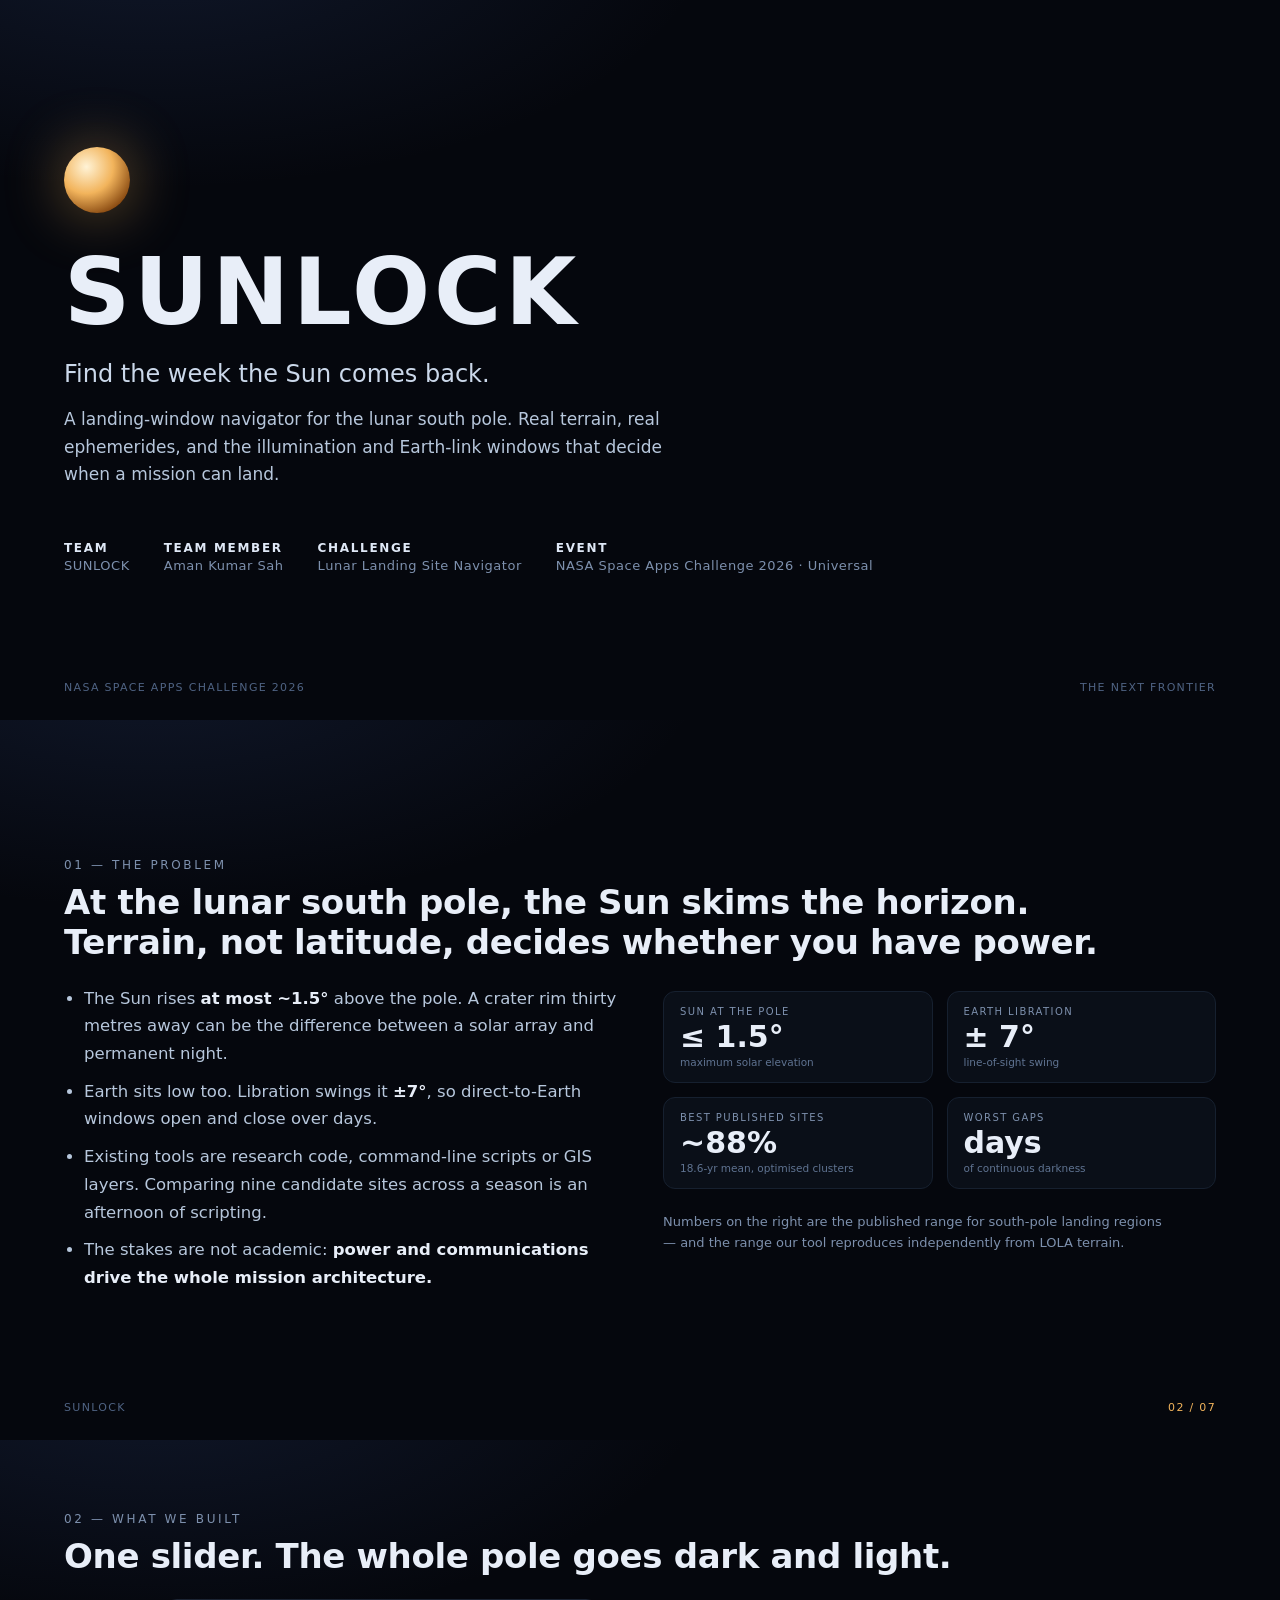
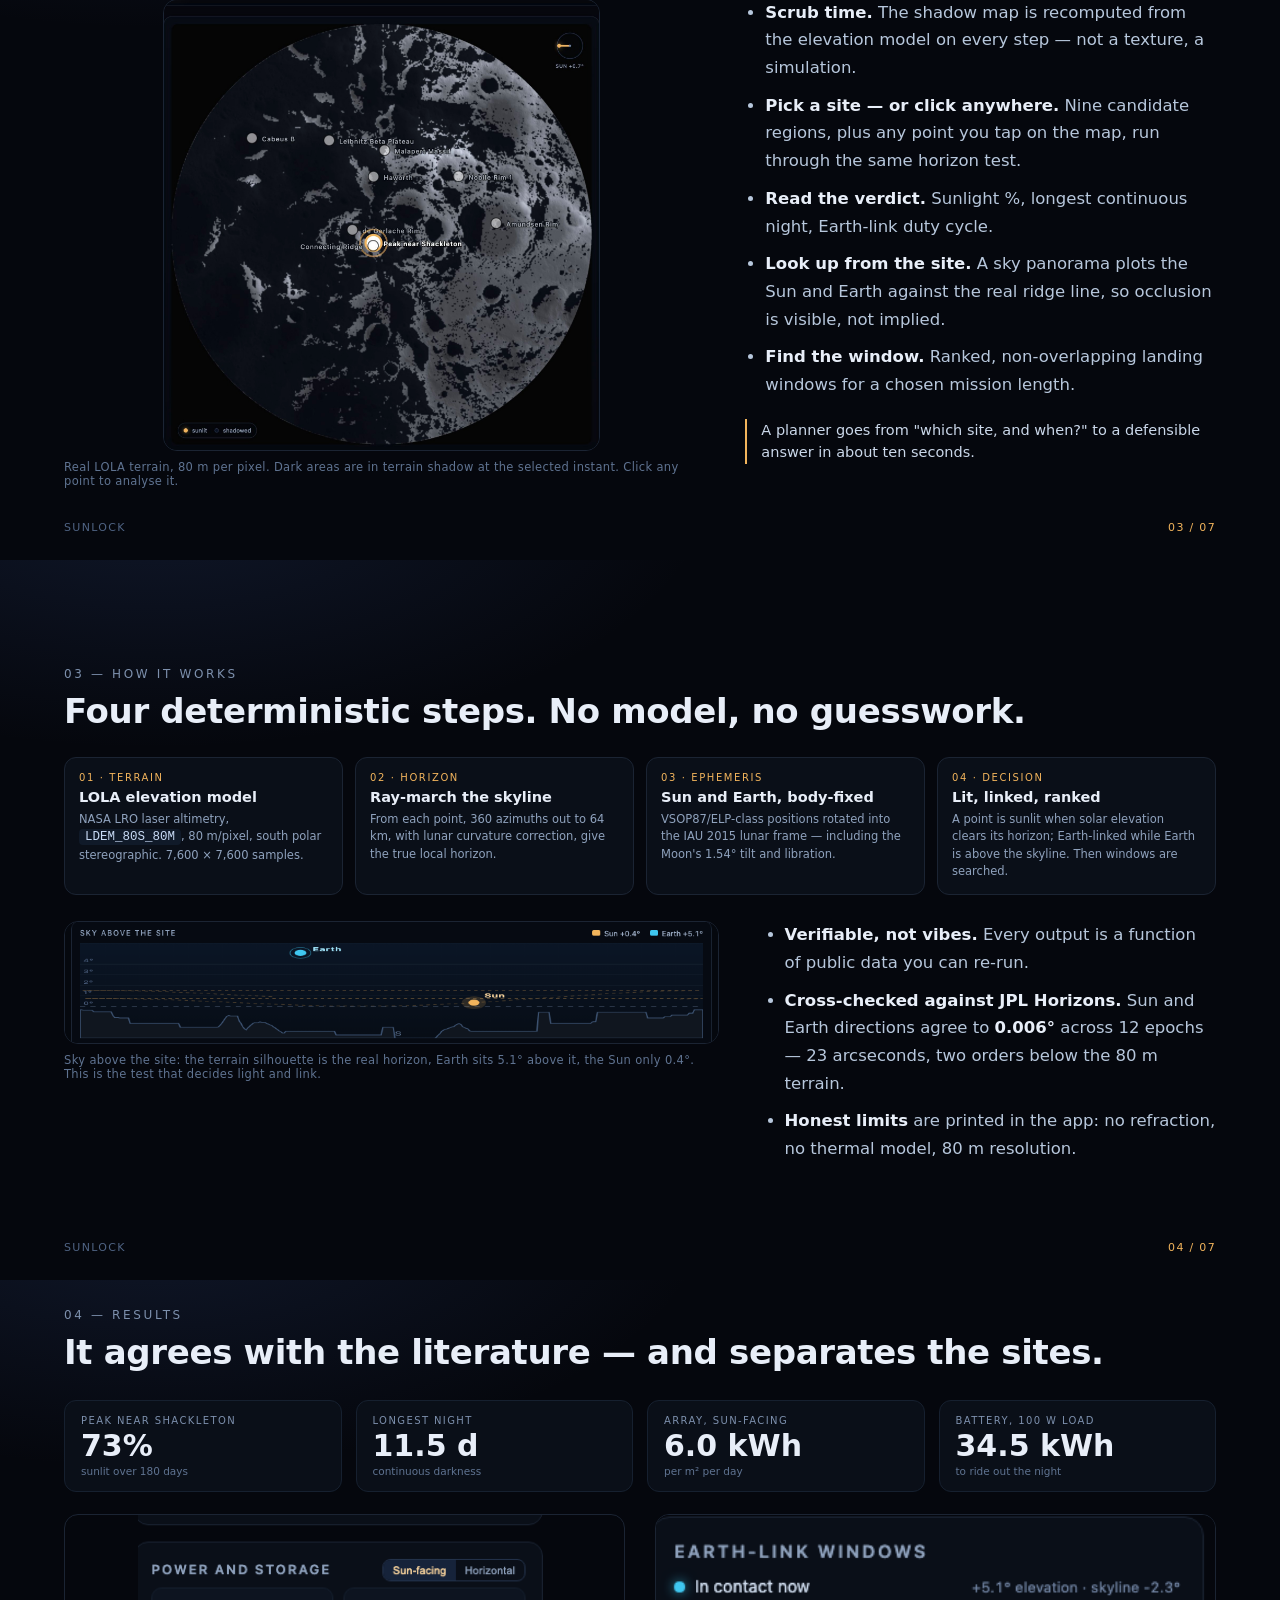
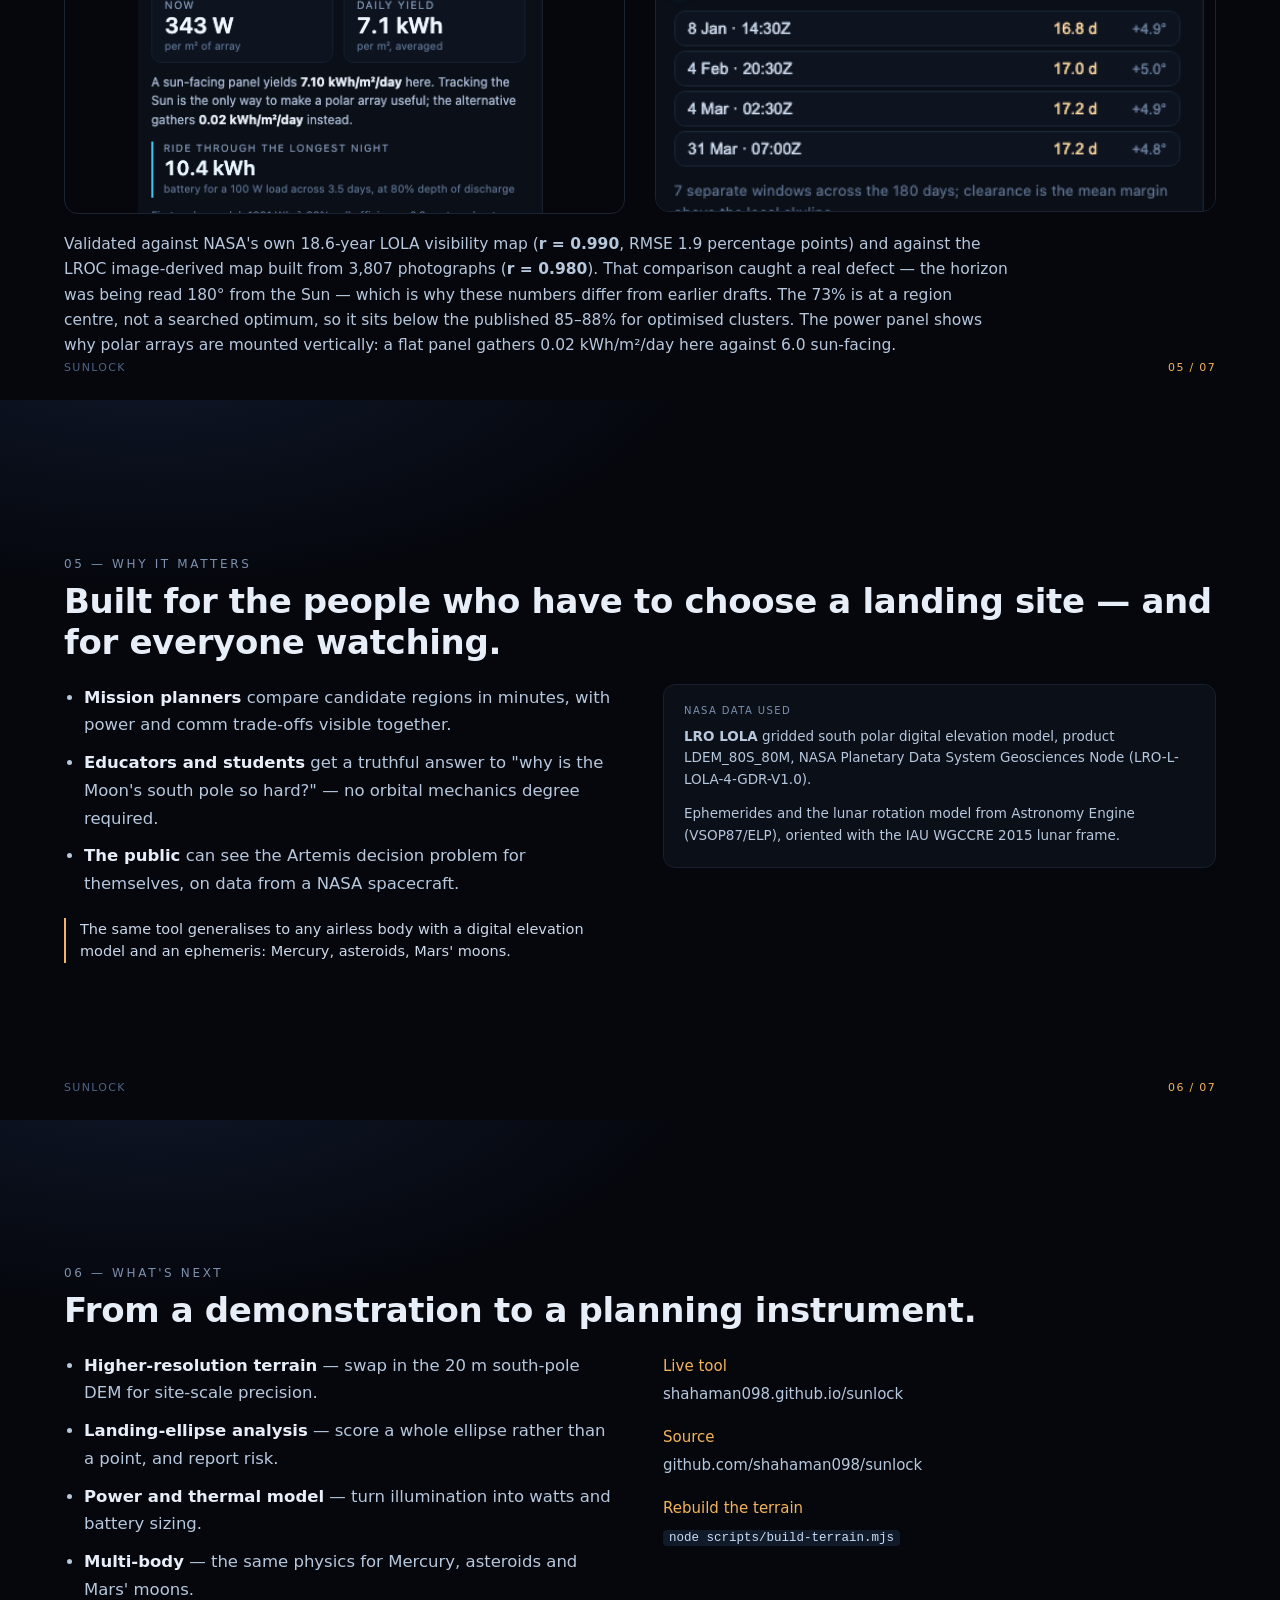
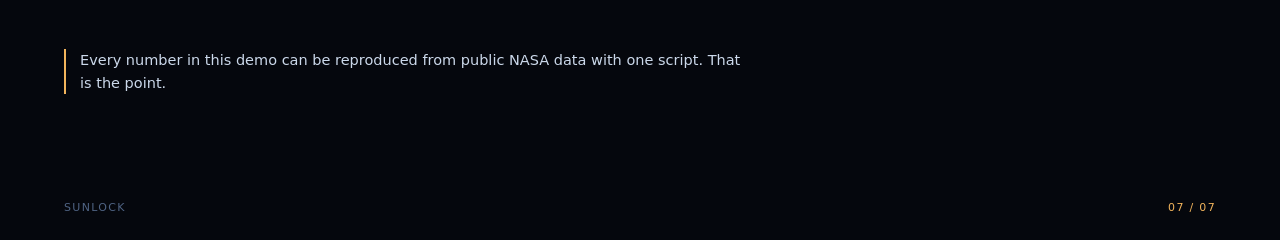
<file: demo/index.html>
<!doctype html>
<html lang="en">
<head>
<meta charset="utf-8" />
<title>SUNLOCK — Project Demo</title>
<style>
  @page { size: 1280px 720px; margin: 0; }
  * { box-sizing: border-box; }
  html, body { margin: 0; padding: 0; background: #05070d; }
  body {
    font-family: "Helvetica Neue", Inter, system-ui, sans-serif;
    color: #e8eef8;
    -webkit-font-smoothing: antialiased;
  }
  .slide {
    width: 1280px; height: 720px;
    padding: 56px 64px;
    position: relative;
    overflow: hidden;
    page-break-after: always;
    background:
      radial-gradient(900px 420px at 12% -10%, rgba(60,90,160,.20), transparent 62%),
      #05070d;
    display: flex; flex-direction: column;
    justify-content: center;
  }
  .slide:last-child { page-break-after: auto; }
  .kicker {
    font-size: 12px; letter-spacing: .22em; text-transform: uppercase;
    color: #7d90ad; margin-bottom: 10px;
  }
  h1 { font-size: 64px; margin: 0 0 10px; letter-spacing: .04em; }
  h2 { font-size: 34px; margin: 0 0 22px; line-height: 1.18; letter-spacing: -.01em; }
  p { font-size: 17px; line-height: 1.62; color: #b7c7dc; margin: 0 0 14px; max-width: 62ch; }
  .muted { color: #7d90ad; }
  .sun { color: #f2b45c; }
  .comm { color: #3fc7f0; }
  .rule { height: 1px; background: #1b2433; margin: 22px 0; }
  .footer {
    position: absolute; left: 64px; right: 64px; bottom: 26px;
    display: flex; justify-content: space-between;
    font-size: 11px; letter-spacing: .12em; text-transform: uppercase; color: #4f6383;
  }
  .num { color: #f2b45c; }

  /* title */
  .title-slide { justify-content: center; }
  .mark {
    width: 66px; height: 66px; border-radius: 50%;
    background: radial-gradient(circle at 34% 30%, #fff3d6, #f2b45c 42%, #8a4b12 78%, #2a1506);
    box-shadow: 0 0 60px rgba(242,180,92,.45);
    margin-bottom: 26px;
  }
  .title-slide h1 { font-size: 92px; }
  .tagline { font-size: 24px; color: #cbd8ea; margin-top: 4px; }
  .meta { margin-top: 38px; display: flex; gap: 34px; flex-wrap: nowrap; font-size: 13px; color: #7d90ad; letter-spacing: .04em; }
  .meta b { color: #dfe8f6; font-weight: 600; display: block; margin-bottom: 3px; font-size: 12px; letter-spacing: .14em; text-transform: uppercase; }

  /* two-column */
  .cols { display: grid; grid-template-columns: 1fr 1fr; gap: 46px; align-items: start; }
  .cols.wide-left { grid-template-columns: 1.35fr 1fr; }

  ul { margin: 0; padding-left: 20px; }
  li { font-size: 16.5px; line-height: 1.68; color: #b7c7dc; margin-bottom: 10px; }
  li b { color: #e8eef8; }

  .shot {
    border: 1px solid #1b2433; border-radius: 14px; overflow: hidden;
    background: #03050a; display: block; width: 100%; height: auto;
  }
  .shot-tall { width: auto; max-height: 452px; margin: 0 auto; }
  .shot-wide { max-height: 236px; object-fit: contain; background: #05070d; }
  .shot-mid { max-height: 300px; object-fit: contain; background: #05070d; }
  .caption { font-size: 11.5px; color: #5f7391; margin-top: 9px; letter-spacing: .03em; }

  .statrow { display: grid; grid-template-columns: repeat(4, 1fr); gap: 14px; margin: 6px 0 22px; }
  .stat {
    background: #0a0f18; border: 1px solid #16202f; border-radius: 12px; padding: 14px 16px;
  }
  .stat .k { font-size: 10px; letter-spacing: .14em; text-transform: uppercase; color: #7d90ad; }
  .stat .v { font-size: 30px; font-weight: 600; margin-top: 2px; font-variant-numeric: tabular-nums; }
  .stat .h { font-size: 10.5px; color: #5f7391; margin-top: 2px; }

  .pipe { display: grid; grid-template-columns: repeat(4, 1fr); gap: 12px; margin: 4px 0 18px; }
  .step {
    background: #0a0f18; border: 1px solid #1b2433; border-radius: 12px; padding: 14px;
    position: relative;
  }
  .step .n { font-size: 10px; color: #f2b45c; letter-spacing: .16em; }
  .step h3 { font-size: 14.5px; margin: 6px 0 6px; }
  .step p { font-size: 11.5px; line-height: 1.5; margin: 0; color: #8fa2bd; }

  .note {
    margin-top: 20px; border-left: 2px solid #f2b45c; padding-left: 14px;
    font-size: 14.5px; color: #cbd8ea; line-height: 1.55; max-width: 74ch;
  }
  .links { font-size: 15px; line-height: 1.9; color: #b7c7dc; }
  .links b { color: #f2b45c; font-weight: 500; }
  code { font-size: 12.5px; background: #101a29; padding: 1px 6px; border-radius: 4px; color: #c9dcf7; }
</style>
</head>
<body>

<section class="slide title-slide">
  <div class="mark"></div>
  <h1>SUNLOCK</h1>
  <div class="tagline">Find the week the Sun comes back.</div>
  <p style="margin-top:18px; max-width:56ch">
    A landing-window navigator for the lunar south pole. Real terrain, real ephemerides,
    and the illumination and Earth-link windows that decide when a mission can land.
  </p>
  <div class="meta">
    <div><b>Team</b>SUNLOCK</div>
    <div><b>Team member</b>Aman Kumar Sah</div>
    <div><b>Challenge</b>Lunar Landing Site Navigator</div>
    <div><b>Event</b>NASA Space Apps Challenge 2026 · Universal</div>
  </div>
  <div class="footer"><span>NASA Space Apps Challenge 2026</span><span>The Next Frontier</span></div>
</section>

<section class="slide">
  <div class="kicker">01 — The problem</div>
  <h2>At the lunar south pole, the Sun skims the horizon.<br/>Terrain, not latitude, decides whether you have power.</h2>
  <div class="cols">
    <div>
      <ul>
        <li>The Sun rises <b>at most ~1.5°</b> above the pole. A crater rim thirty metres away can be the difference between a solar array and permanent night.</li>
        <li>Earth sits low too. Libration swings it <b>±7°</b>, so direct-to-Earth windows open and close over days.</li>
        <li>Existing tools are research code, command-line scripts or GIS layers. Comparing nine candidate sites across a season is an afternoon of scripting.</li>
        <li>The stakes are not academic: <b>power and communications drive the whole mission architecture.</b></li>
      </ul>
    </div>
    <div>
      <div class="statrow" style="grid-template-columns:1fr 1fr">
        <div class="stat"><div class="k">Sun at the pole</div><div class="v">≤ 1.5°</div><div class="h">maximum solar elevation</div></div>
        <div class="stat"><div class="k">Earth libration</div><div class="v">± 7°</div><div class="h">line-of-sight swing</div></div>
        <div class="stat"><div class="k">Best published sites</div><div class="v">~88%</div><div class="h">18.6-yr mean, optimised clusters</div></div>
        <div class="stat"><div class="k">Worst gaps</div><div class="v">days</div><div class="h">of continuous darkness</div></div>
      </div>
      <p class="muted" style="font-size:13px">
        Numbers on the right are the published range for south-pole landing regions — and the range our
        tool reproduces independently from LOLA terrain.
      </p>
    </div>
  </div>
  <div class="footer"><span>SUNLOCK</span><span class="num">02 / 07</span></div>
</section>

<section class="slide">
  <div class="kicker">02 — What we built</div>
  <h2>One slider. The whole pole goes dark and light.</h2>
  <div class="cols wide-left">
    <div>
      <img class="shot shot-tall" src="map.jpg" alt="Sunlit terrain map of the lunar south pole" />
      <div class="caption">Real LOLA terrain, 80 m per pixel. Dark areas are in terrain shadow at the selected instant. Click any point to analyse it.</div>
    </div>
    <div>
      <ul>
        <li><b>Scrub time.</b> The shadow map is recomputed from the elevation model on every step — not a texture, a simulation.</li>
        <li><b>Pick a site — or click anywhere.</b> Nine candidate regions, plus any point you tap on the map, run through the same horizon test.</li>
        <li><b>Read the verdict.</b> Sunlight %, longest continuous night, Earth-link duty cycle.</li>
        <li><b>Look up from the site.</b> A sky panorama plots the Sun and Earth against the real ridge line, so occlusion is visible, not implied.</li>
        <li><b>Find the window.</b> Ranked, non-overlapping landing windows for a chosen mission length.</li>
      </ul>
      <div class="note">A planner goes from "which site, and when?" to a defensible answer in about ten seconds.</div>
    </div>
  </div>
  <div class="footer"><span>SUNLOCK</span><span class="num">03 / 07</span></div>
</section>

<section class="slide">
  <div class="kicker">03 — How it works</div>
  <h2>Four deterministic steps. No model, no guesswork.</h2>
  <div class="pipe">
    <div class="step"><div class="n">01 · TERRAIN</div><h3>LOLA elevation model</h3><p>NASA LRO laser altimetry, <code>LDEM_80S_80M</code>, 80 m/pixel, south polar stereographic. 7,600 × 7,600 samples.</p></div>
    <div class="step"><div class="n">02 · HORIZON</div><h3>Ray-march the skyline</h3><p>From each point, 360 azimuths out to 64 km, with lunar curvature correction, give the true local horizon.</p></div>
    <div class="step"><div class="n">03 · EPHEMERIS</div><h3>Sun and Earth, body-fixed</h3><p>VSOP87/ELP-class positions rotated into the IAU 2015 lunar frame — including the Moon's 1.54° tilt and libration.</p></div>
    <div class="step"><div class="n">04 · DECISION</div><h3>Lit, linked, ranked</h3><p>A point is sunlit when solar elevation clears its horizon; Earth-linked while Earth is above the skyline. Then windows are searched.</p></div>
  </div>
  <div class="cols" style="margin-top:8px; grid-template-columns: 1.45fr 1fr">
    <div>
      <img class="shot shot-wide" src="sky.jpg" alt="Sky panorama with terrain horizon, Sun and Earth" />
      <div class="caption">Sky above the site: the terrain silhouette is the real horizon, Earth sits 5.1° above it, the Sun only 0.4°. This is the test that decides light and link.</div>
    </div>
    <div>
      <ul>
        <li><b>Verifiable, not vibes.</b> Every output is a function of public data you can re-run.</li>
        <li><b>Cross-checked against JPL Horizons.</b> Sun and Earth directions agree to <b>0.006°</b> across 12 epochs — 23 arcseconds, two orders below the 80 m terrain.</li>
        <li><b>Honest limits</b> are printed in the app: no refraction, no thermal model, 80 m resolution.</li>
      </ul>
    </div>
  </div>
  <div class="footer"><span>SUNLOCK</span><span class="num">04 / 07</span></div>
</section>

<section class="slide">
  <div class="kicker">04 — Results</div>
  <h2>It agrees with the literature — and separates the sites.</h2>
  <div class="statrow">
    <div class="stat"><div class="k">Peak near Shackleton</div><div class="v">73%</div><div class="h">sunlit over 180 days</div></div>
    <div class="stat"><div class="k">Longest night</div><div class="v">11.5 d</div><div class="h">continuous darkness</div></div>
    <div class="stat"><div class="k">Array, sun-facing</div><div class="v">6.0 kWh</div><div class="h">per m² per day</div></div>
    <div class="stat"><div class="k">Battery, 100 W load</div><div class="v">34.5 kWh</div><div class="h">to ride out the night</div></div>
  </div>
  <div class="cols" style="gap:30px">
    <div>
      <img class="shot shot-mid" src="power.jpg" alt="Power and storage panel" />
    </div>
    <div>
      <img class="shot shot-mid" src="windows.jpg" alt="Earth-link window list" />
    </div>
  </div>
  <p style="margin-top:18px; font-size:15.5px; max-width:96ch">
    Validated against NASA's own 18.6-year LOLA visibility map (<b>r = 0.990</b>, RMSE 1.9
    percentage points) and against the LROC image-derived map built from 3,807 photographs
    (<b>r = 0.980</b>). That comparison caught a real defect — the horizon was being read 180°
    from the Sun — which is why these numbers differ from earlier drafts. The 73% is at a region
    centre, not a searched optimum, so it sits below the published 85–88% for optimised clusters.
    The power panel shows why polar arrays are mounted vertically: a flat panel gathers
    0.02 kWh/m²/day here against 6.0 sun-facing.
  </p>
  <div class="footer"><span>SUNLOCK</span><span class="num">05 / 07</span></div>
</section>

<section class="slide">
  <div class="kicker">05 — Why it matters</div>
  <h2>Built for the people who have to choose a landing site — and for everyone watching.</h2>
  <div class="cols">
    <div>
      <ul>
        <li><b>Mission planners</b> compare candidate regions in minutes, with power and comm trade-offs visible together.</li>
        <li><b>Educators and students</b> get a truthful answer to "why is the Moon's south pole so hard?" — no orbital mechanics degree required.</li>
        <li><b>The public</b> can see the Artemis decision problem for themselves, on data from a NASA spacecraft.</li>
      </ul>
      <div class="note">The same tool generalises to any airless body with a digital elevation model and an ephemeris: Mercury, asteroids, Mars' moons.</div>
    </div>
    <div>
      <div class="stat" style="padding:20px">
        <div class="k" style="margin-bottom:10px">NASA data used</div>
        <p style="font-size:13.5px; margin:0 0 12px">
          <b>LRO LOLA</b> gridded south polar digital elevation model, product LDEM_80S_80M, NASA Planetary Data System
          Geosciences Node (LRO-L-LOLA-4-GDR-V1.0).
        </p>
        <p style="font-size:13.5px; margin:0">
          Ephemerides and the lunar rotation model from Astronomy Engine (VSOP87/ELP), oriented with the
          IAU WGCCRE 2015 lunar frame.
        </p>
      </div>
    </div>
  </div>
  <div class="footer"><span>SUNLOCK</span><span class="num">06 / 07</span></div>
</section>

<section class="slide">
  <div class="kicker">06 — What's next</div>
  <h2>From a demonstration to a planning instrument.</h2>
  <div class="cols">
    <div>
      <ul>
        <li><b>Higher-resolution terrain</b> — swap in the 20 m south-pole DEM for site-scale precision.</li>
        <li><b>Landing-ellipse analysis</b> — score a whole ellipse rather than a point, and report risk.</li>
        <li><b>Power and thermal model</b> — turn illumination into watts and battery sizing.</li>
        <li><b>Multi-body</b> — the same physics for Mercury, asteroids and Mars' moons.</li>
      </ul>
    </div>
    <div>
      <div class="links">
        <div><b>Live tool</b><br/>shahaman098.github.io/sunlock</div>
        <div style="margin-top:14px"><b>Source</b><br/>github.com/shahaman098/sunlock</div>
        <div style="margin-top:14px"><b>Rebuild the terrain</b><br/><code>node scripts/build-terrain.mjs</code></div>
      </div>
    </div>
  </div>
  <div class="note" style="margin-top:36px">
    Every number in this demo can be reproduced from public NASA data with one script.
    That is the point.
  </div>
  <div class="footer"><span>SUNLOCK</span><span class="num">07 / 07</span></div>
</section>

</body>
</html>
</file>
